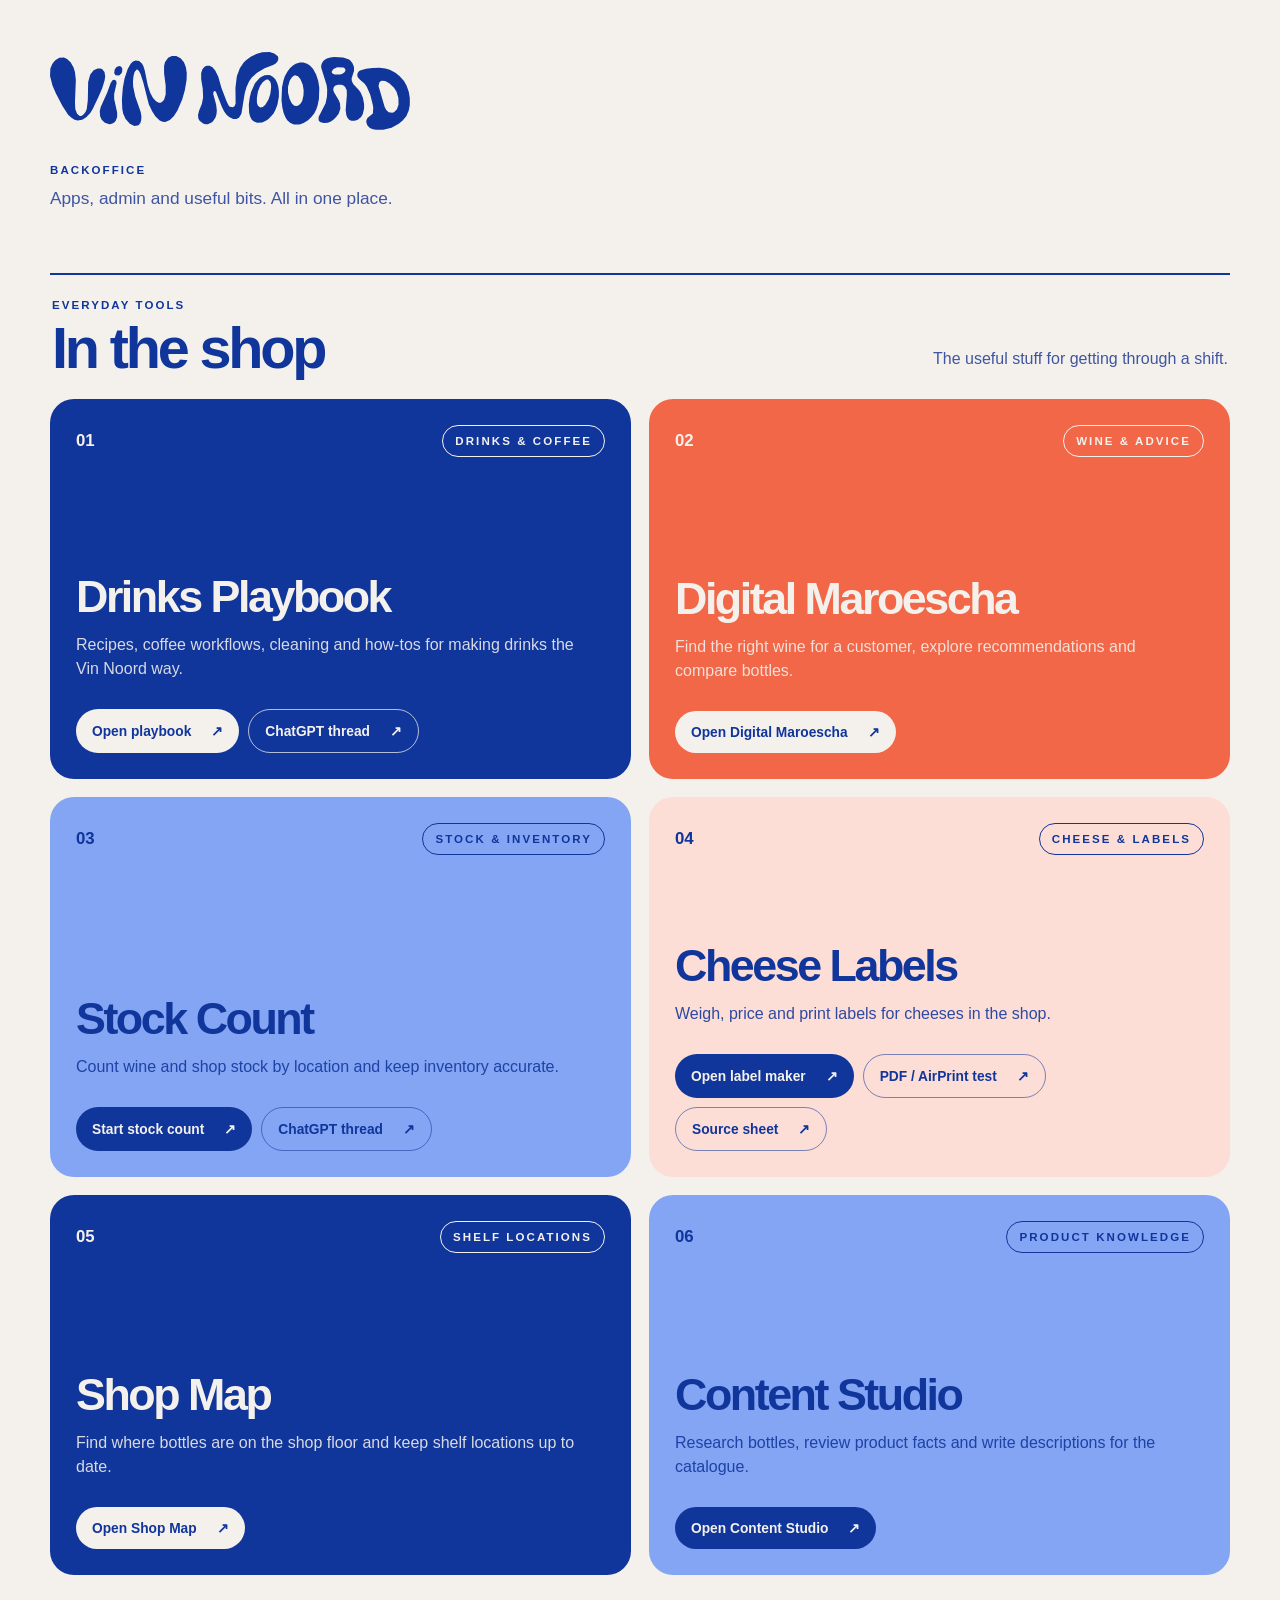
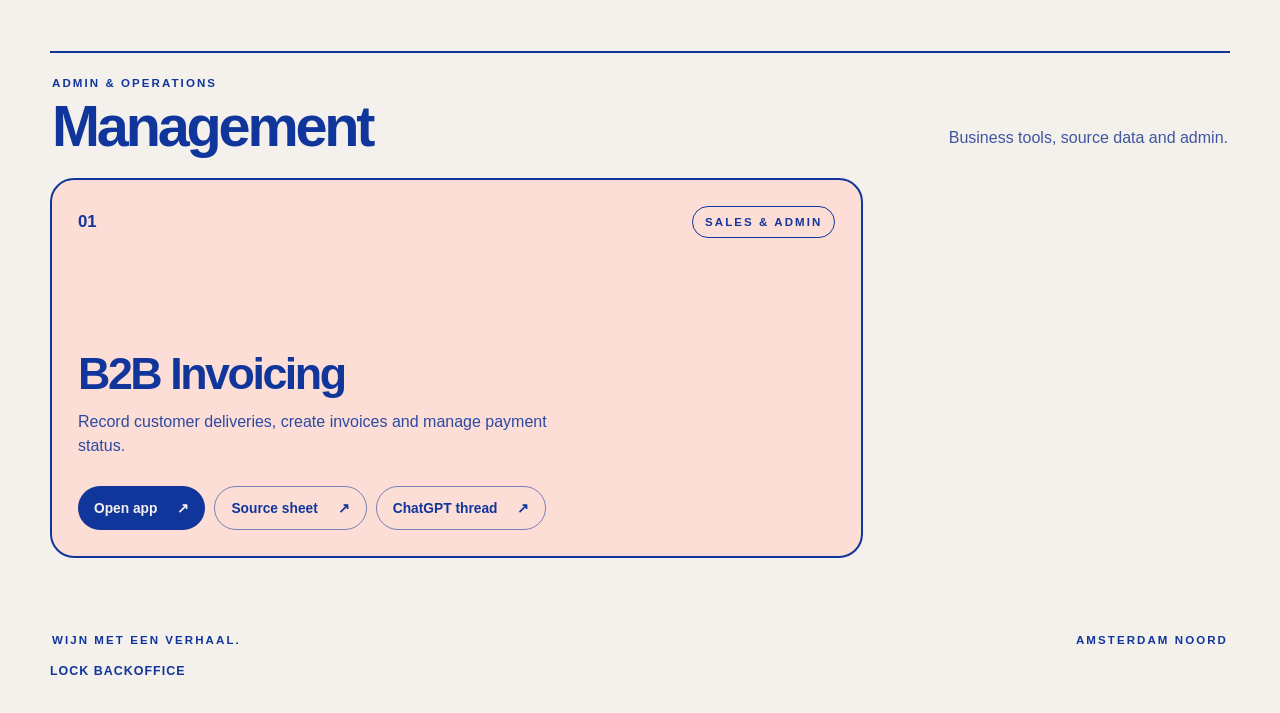
<file: index.html>
<!doctype html>
<html lang="en">
<head>
  <meta charset="utf-8">
  <meta name="viewport" content="width=device-width,initial-scale=1">
  <meta name="robots" content="noindex, nofollow, noarchive">
  <meta name="theme-color" content="#FDDED6">
  <link rel="icon" href="assets/favicon.svg" type="image/svg+xml">
  <title>Vin Noord Backoffice</title>
  <link rel="stylesheet" href="styles.css">
</head>
<body>
  <main class="shell">
    <header class="hero">
      <img class="brand-logo" src="assets/vin-noord-logo.svg" alt="Vin Noord">
      <div class="hero-copy">
        <span class="label">BACKOFFICE</span>
        <p>Apps, admin and useful bits. All in one place.</p>
      </div>
    </header>

    <section class="tool-section" aria-labelledby="shop-tools">
      <div class="section-heading">
        <div><span class="label">EVERYDAY TOOLS</span><h1 id="shop-tools">In the shop</h1></div>
        <p>The useful stuff for getting through a shift.</p>
      </div>
      <div class="grid shop-grid">
        <article class="card card-blue">
          <div class="card-top"><span class="number">01</span><span class="pill">DRINKS & COFFEE</span></div>
          <div class="card-copy"><h2>Drinks Playbook</h2><p>Recipes, coffee workflows, cleaning and how-tos for making drinks the Vin Noord way.</p></div>
          <div class="actions">
            <a class="primary" href="https://resplendent-nasturtium-fc4029.netlify.app/" target="_blank" rel="noopener">Open playbook <span>↗</span></a>
            <a class="secondary" href="https://chatgpt.com/share/6aba30b2-b2e0-83ed-a8b6-1af99a70e938" target="_blank" rel="noopener">ChatGPT thread <span>↗</span></a>
          </div>
        </article>

        <article class="card card-coral">
          <div class="card-top"><span class="number">02</span><span class="pill">WINE & ADVICE</span></div>
          <div class="card-copy"><h2>Digital Maroescha</h2><p>Find the right wine for a customer, explore recommendations and compare bottles.</p></div>
          <div class="actions">
            <a class="primary" href="https://vin-noord-maroescha.netlify.app/" target="_blank" rel="noopener">Open Digital Maroescha <span>↗</span></a>
          </div>
        </article>

        <article class="card card-periwinkle">
          <div class="card-top"><span class="number">03</span><span class="pill">STOCK & INVENTORY</span></div>
          <div class="card-copy"><h2>Stock Count</h2><p>Count wine and shop stock by location and keep inventory accurate.</p></div>
          <div class="actions">
            <a class="primary" href="https://script.google.com/macros/s/AKfycbxdPBJAhFVlSc1p0FNCPicUNtVmVqih6IZV1fXNxYUDEgePugCFN0uRryBDVyl5v9CV_A/exec" target="_blank" rel="noopener">Start stock count <span>↗</span></a>
            <a class="secondary" href="https://chatgpt.com/share/6aba34ac-9d00-83eb-9a00-1f8faf6186e4" target="_blank" rel="noopener">ChatGPT thread <span>↗</span></a>
          </div>
        </article>
        <article class="card card-cheese">
          <div class="card-top"><span class="number">04</span><span class="pill">CHEESE & LABELS</span></div>
          <div class="card-copy"><h2>Cheese Labels</h2><p>Weigh, price and print labels for cheeses in the shop.</p></div>
          <div class="actions">
            <a class="primary" href="/cheese-labels/">Open label maker <span>↗</span></a>
            <a class="secondary" href="/cheese-labels/pdf-test.html">PDF / AirPrint test <span>↗</span></a>
            <a class="secondary" href="https://docs.google.com/spreadsheets/d/1U--1afVsPPZx9MV5Zy-izCwPfdF30dQRYu8x21W-i8w/edit?usp=sharing" target="_blank" rel="noopener">Source sheet <span>↗</span></a>
          </div>
        </article>
        <article class="card card-blue">
          <div class="card-top"><span class="number">05</span><span class="pill">SHELF LOCATIONS</span></div>
          <div class="card-copy"><h2>Shop Map</h2><p>Find where bottles are on the shop floor and keep shelf locations up to date.</p></div>
          <div class="actions">
            <a class="primary" href="https://vin-noord-shop-map.netlify.app/" target="_blank" rel="noopener">Open Shop Map <span>↗</span></a>
          </div>
        </article>
        <article class="card card-periwinkle">
          <div class="card-top"><span class="number">06</span><span class="pill">PRODUCT KNOWLEDGE</span></div>
          <div class="card-copy"><h2>Content Studio</h2><p>Research bottles, review product facts and write descriptions for the catalogue.</p></div>
          <div class="actions">
            <a class="primary" href="https://vin-noord-bottle-match.netlify.app/" target="_blank" rel="noopener">Open Content Studio <span>↗</span></a>
          </div>
        </article>
      </div>
    </section>

    <section class="tool-section management" aria-labelledby="management-tools">
      <div class="section-heading">
        <div><span class="label">ADMIN & OPERATIONS</span><h1 id="management-tools">Management</h1></div>
        <p>Business tools, source data and admin.</p>
      </div>
      <div class="grid management-grid">
        <article class="card card-management">
          <div class="card-top"><span class="number">01</span><span class="pill">SALES & ADMIN</span></div>
          <div class="card-copy"><h2>B2B Invoicing</h2><p>Record customer deliveries, create invoices and manage payment status.</p></div>
          <div class="actions">
            <a class="primary" href="https://script.google.com/macros/s/AKfycbwY3WLxKsxCX86ZLF-C0Srq-th3guRjY4nygIc6OgKW6YLveofVoW4do_-ZGb-1ysj7AA/exec" target="_blank" rel="noopener">Open app <span>↗</span></a>
            <a class="secondary" href="https://docs.google.com/spreadsheets/d/1OdXmuQNm9rqwJUsSbO5v_QwX5mswRm7WJaR0zlnI8bQ/edit" target="_blank" rel="noopener">Source sheet <span>↗</span></a>
            <a class="secondary" href="https://chatgpt.com/share/6aba2229-1ff8-83eb-b846-21589f380f6d" target="_blank" rel="noopener">ChatGPT thread <span>↗</span></a>
          </div>
        </article>
      </div>
    </section>

    <footer><span>WIJN MET EEN VERHAAL.</span><span>AMSTERDAM NOORD</span></footer>
    <a class="lock-link" href="/__lock">Lock backoffice</a>
  </main>
</body>
</html>
</file>
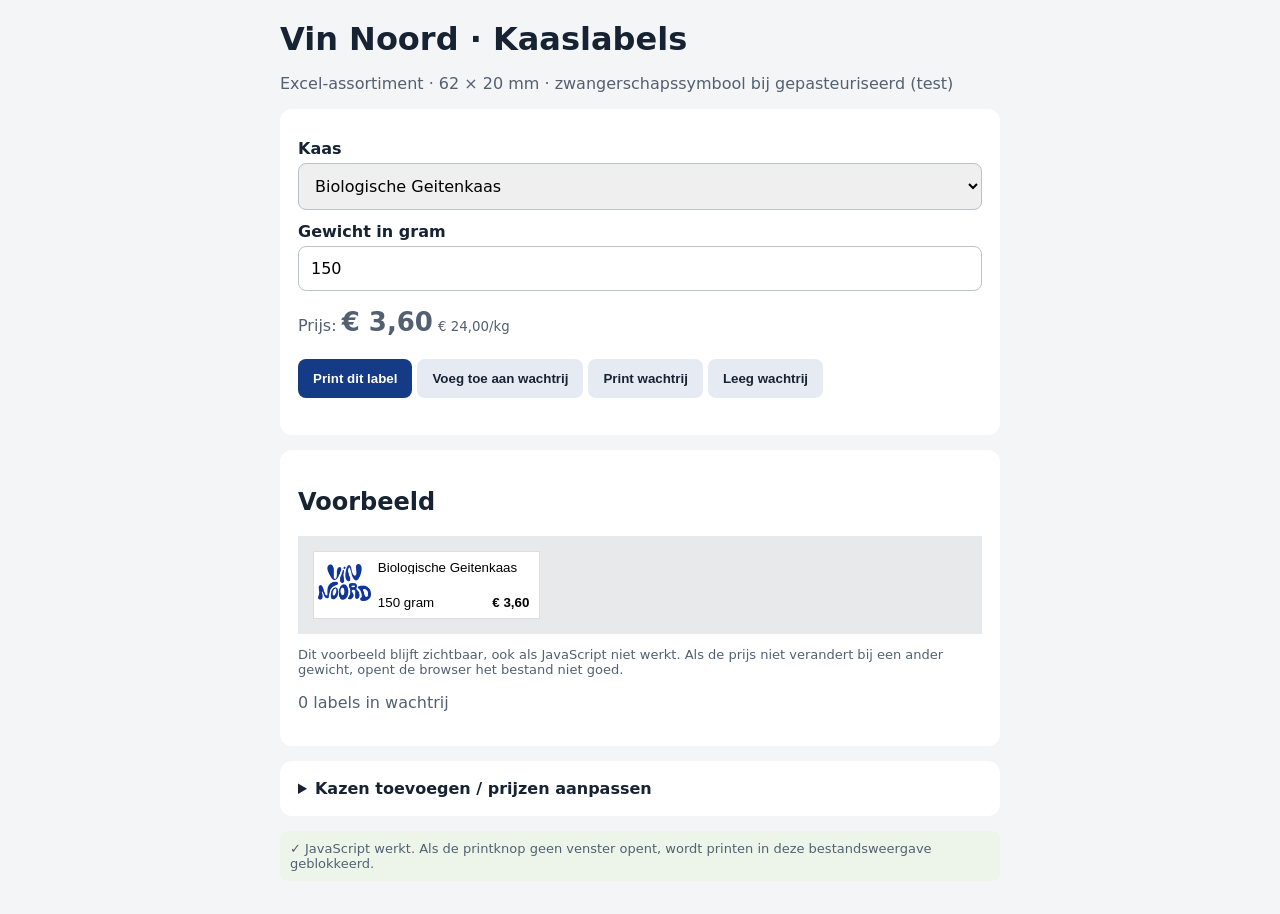
<file: cheese-labels/index.html>
<!doctype html><html lang="nl"><head><meta charset="utf-8"><meta name="viewport" content="width=device-width,initial-scale=1"><title>Vin Noord | Kaaslabels</title><style>
*{box-sizing:border-box}body{font-family:system-ui,Arial,sans-serif;background:#f4f5f7;color:#172333;margin:0}.main{max-width:760px;margin:auto;padding:20px}section{background:white;border-radius:12px;padding:18px;margin:15px 0}h1{margin:0}p{color:#536071}label{display:block;margin:12px 0 5px;font-weight:600}input,select{padding:12px;width:100%;border:1px solid #bac2ca;border-radius:8px;font:inherit}button{padding:12px 15px;border:0;border-radius:8px;background:#153a86;color:white;font-weight:700;cursor:pointer;margin:6px 5px 6px 0}.secondary{background:#e6eaf3;color:#172333}.row{display:grid;grid-template-columns:1fr 1fr;gap:12px}.hint{font-size:13px}.status{font-size:13px;background:#edf5eb;padding:10px;border-radius:8px}.label-wrap{overflow:auto;background:#e7e9eb;padding:15px}.sticker{width:60mm;height:18mm;background:white;border:1px solid #ddd;color:black;display:flex;align-items:center;gap:1.2mm;padding:1.4mm 1.6mm;overflow:hidden;font-family:Arial,sans-serif}.logo{width:13mm;flex:none}.logo img{width:100%;max-height:15mm;object-fit:contain}.detail{min-width:0;flex:1;height:100%;display:flex;flex-direction:column;justify-content:center;gap:2mm}.name{font-weight:bold;font-size:8pt;line-height:1.12;text-align:center;overflow-wrap:anywhere}.bottom{display:flex;justify-content:space-between;align-items:center;gap:1.5mm;padding:0 1mm}.weight{font-size:7pt}.amount{font-size:11pt;font-weight:bold}.safe{height:0;display:flex;justify-content:flex-end}.safe img{height:3mm;width:4mm;object-fit:contain}.price{font-size:26px;font-weight:800}.check{width:auto}#printzone{display:none}#message{font-size:13px}
@page{size:62mm 20mm;margin:0}
@media print{
  @page{size:62mm 20mm;margin:0}
  html,body{width:61mm!important;height:19mm!important;margin:0!important;padding:0!important;background:white!important;overflow:visible!important}
  .main{display:none!important}
  #printzone{display:block!important;position:fixed!important;left:1mm!important;top:1mm!important;width:60mm!important;height:18mm!important;margin:0!important;padding:0!important;overflow:hidden!important}
  #printzone .sticker{width:60mm!important;height:18mm!important;margin:0!important;border:0!important;break-after:avoid!important;page-break-after:avoid!important;break-inside:avoid!important;page-break-inside:avoid!important}
}

/* Opmaak naar aangeleverd P-touch voorbeeld: 62 × 20 mm. */
.sticker{gap:1.8mm;padding:1.2mm 2.1mm 1.2mm 1.1mm;font-family:"Proxima Nova","ProximaNova",Arial,sans-serif;align-items:center}
.logo{width:14mm;align-self:center}
.logo img{max-height:16mm}
.detail{height:100%;justify-content:space-between;gap:0;padding:3.2mm 0 2.2mm 0}
.name{font-family:"Proxima Nova","ProximaNova",Arial,sans-serif;font-size:11pt;font-weight:400;line-height:1;white-space:nowrap;text-align:left;overflow:hidden;text-overflow:clip}
.bottom{padding:0 0.6mm 0 0;gap:1mm;align-items:baseline}
.weight{font-family:"Proxima Nova","ProximaNova",Arial,sans-serif;font-size:10pt;line-height:1;white-space:nowrap}
.amount{font-family:"Proxima Nova","ProximaNova",Arial,sans-serif;font-size:10pt;font-weight:700;line-height:1;white-space:nowrap}
.safe{position:absolute;right:1.5mm;top:1mm;height:3mm}
.detail{position:relative}
@media print{#printzone .sticker{width:60mm!important;height:18mm!important}}

/* Zwangerschapsbadge tussen gewicht en prijs */
.sticker .bottom{display:flex;align-items:center;justify-content:space-between;width:100%;min-width:0}
.sticker .bottom .safe{position:static!important;right:auto!important;top:auto!important;display:flex;align-items:center;justify-content:center;flex:1 1 auto;min-width:0;height:7mm!important;max-height:7mm}
.sticker .bottom .safe img{height:6.8mm!important;width:6.8mm!important;object-fit:contain}
.sticker .bottom .weight{flex:0 0 auto}
.sticker .bottom .amount{flex:0 0 auto;margin-left:auto}

/* Layoutfix: tekst mag nooit onder het zwangerschapssymbool schuiven. */
.sticker .detail{min-width:0;overflow:hidden}
.sticker .bottom{display:grid!important;grid-template-columns:minmax(0,1fr) 5.4mm auto!important;column-gap:0.7mm!important;align-items:center!important;justify-content:initial!important;padding:0 0.4mm 0 0!important;min-width:0!important;width:100%!important}
.sticker .bottom .weight{grid-column:1;min-width:0;white-space:nowrap;font-size:10pt;overflow:visible}
.sticker .bottom .safe{grid-column:2;display:flex!important;align-items:center!important;justify-content:center!important;width:5.4mm!important;min-width:5.4mm!important;max-width:5.4mm!important;height:5.4mm!important;max-height:5.4mm!important;flex:none!important}
.sticker .bottom .safe img{width:5.3mm!important;height:5.3mm!important;object-fit:contain}
.sticker .bottom .amount{grid-column:3;white-space:nowrap;font-size:10pt;margin:0!important;min-width:0}
.sticker .name{min-width:0;max-width:100%;text-overflow:clip;overflow:hidden}
.sticker .bottom:not(:has(.safe img)){grid-template-columns:minmax(0,1fr) 0mm auto!important}
/* Longer names are allowed two readable lines above the weight/price row. */
.sticker .detail{padding:1.5mm 0 1.4mm 0!important;justify-content:space-between!important;gap:0!important}
.sticker .name{white-space:normal;line-height:1.05;max-height:9mm;overflow:hidden;overflow-wrap:normal;word-break:normal}
.sticker .bottom{flex-shrink:0!important}
/* Meer lucht tussen de kaasnaam en de onderste regel. */
.sticker .detail{padding-top:1.1mm!important;padding-bottom:0.35mm!important;}
.sticker .bottom{position:relative;top:0.25mm;}
</style></head><body><div class="main"><h1>Vin Noord · Kaaslabels</h1><p>Excel-assortiment · 62 × 20 mm · zwangerschapssymbool bij gepasteuriseerd (test)</p><section><label for="cheese">Kaas</label><select id="cheese"><option>Délice de Bourgogne</option><option>Morbier Fermier AOP</option></select><label for="grams">Gewicht in gram</label><input id="grams" type="number" min="1" value="150" inputmode="decimal"><p>Prijs: <span class="price" id="price">€ 3,98</span> <small id="kg">€ 26,50/kg</small></p><button id="print" type="button">Print dit label</button><button id="add" class="secondary" type="button">Voeg toe aan wachtrij</button><button id="printall" class="secondary" type="button">Print wachtrij</button><button id="clear" class="secondary" type="button">Leeg wachtrij</button><p id="message" aria-live="polite"></p></section><section><h2>Voorbeeld</h2><div class="label-wrap"><div id="preview" class="sticker"><div class="logo"><img src="[data-uri]" alt="Vin Noord"></div><div class="detail"><div class="name" id="previewname">Délice de Bourgogne</div><div class="safe" id="previewsafe"></div><div class="bottom"><span class="weight" id="previewgrams">150 gram</span><span class="amount" id="previewprice">€ 3,98</span></div></div></div></div><p class="hint">Dit voorbeeld blijft zichtbaar, ook als JavaScript niet werkt. Als de prijs niet verandert bij een ander gewicht, opent de browser het bestand niet goed.</p><p id="queuecount">0 labels in wachtrij</p></section><section><details><summary><strong>Kazen toevoegen / prijzen aanpassen</strong></summary><label for="newname">Kaasnaam</label><input id="newname" placeholder="Bijv. Comté 18 maanden"><label for="newkg">Kiloprijs (€)</label><input id="newkg" type="number" step="0.01" min="0" placeholder="29.95"><label><input id="newsafe" class="check" type="checkbox"> Zwangerschapslabel tonen (handmatig aanvinken na controle)</label><button id="save" type="button">Kaas opslaan</button><button id="remove" class="secondary" type="button">Geselecteerde kaas verwijderen</button><p class="hint">Alle kazen en kiloprijzen zijn uit het Excel-bestand overgenomen. De kolom gepasteuriseerd is niet automatisch gelijkgesteld aan zwangerschapsveiligheid. Vink het symbool per kaas zelf aan na controle. Opslaan gebeurt voorlopig lokaal op dit apparaat. Bij openen als gedownload bestand kan dat worden geblokkeerd. Later koppelen we Google Sheets.</p></details></section><p class="status" id="diagnostic">Controle: JavaScript is nog niet gestart. Open dit bestand in een gewone browser, niet in een bestandsvoorvertoning.</p></div><div id="printzone"></div><script>
(function(){'use strict';
var logo='[data-uri]',preg='[data-uri]';
var defaults=[{"name":"Biologische Geitenkaas","kg":24.0,"pasteurized":false,"safe":false},{"name":"Blue Tonka","kg":39.5,"pasteurized":true,"safe":true},{"name":"Boeren Truffelkaas","kg":24.5,"pasteurized":false,"safe":false},{"name":"Brie de Meaux AOC","kg":25.0,"pasteurized":false,"safe":false},{"name":"Comté 18 mnd gerijpt AOC","kg":28.5,"pasteurized":false,"safe":false},{"name":"Coulommiers ALC","kg":25.0,"pasteurized":false,"safe":false},{"name":"Delice de Bourgogne","kg":26.5,"pasteurized":true,"safe":true},{"name":"Epoisses fermier AOP","kg":31.5,"pasteurized":true,"safe":true},{"name":"Fourme d'Ambert","kg":26.0,"pasteurized":true,"safe":true},{"name":"Gorgonzola Dolce DOP","kg":28.5,"pasteurized":true,"safe":true},{"name":"Goudse Oude Kaas black label","kg":15.5,"pasteurized":false,"safe":false},{"name":"Kinderdijk biologisch Belegen","kg":17.9,"pasteurized":false,"safe":false},{"name":"Komijn Belegen","kg":12.5,"pasteurized":false,"safe":false},{"name":"Lacaune Schapenkaas","kg":37.5,"pasteurized":false,"safe":false},{"name":"Manchego 10-12 mnd gerijpt","kg":29.9,"pasteurized":false,"safe":false},{"name":"Morbier Fermier AOP","kg":24.0,"pasteurized":false,"safe":false},{"name":"Oudwijker Colosso","kg":42.0,"pasteurized":false,"safe":false},{"name":"Oudwijker Stella","kg":36.0,"pasteurized":false,"safe":false},{"name":"Parmigiano Reggiano DOP 18 mnd","kg":29.5,"pasteurized":false,"safe":false},{"name":"Pecorino Giglio del Campidano","kg":55.9,"pasteurized":false,"safe":false},{"name":"Reblochon de Savoie AOC","kg":27.0,"pasteurized":false,"safe":false},{"name":"Roquefort AOP","kg":30.0,"pasteurized":true,"safe":true},{"name":"Seizoenskaas jong belegen","kg":15.3,"pasteurized":false,"safe":false},{"name":"Skeapsbloem","kg":53.0,"pasteurized":false,"safe":false},{"name":"Skeapsrond","kg":62.5,"pasteurized":false,"safe":false},{"name":"Taleggio DOP","kg":23.5,"pasteurized":true,"safe":true},{"name":"Tomme de Savoie AOC fermier","kg":25.0,"pasteurized":false,"safe":false},{"name":"Tynjetaler","kg":16.0,"pasteurized":true,"safe":true},{"name":"Vijgentaart","kg":29.5,"pasteurized":false,"safe":false}];
var products=defaults.slice(),queue=[];
function el(id){return document.getElementById(id)}
function money(n){return new Intl.NumberFormat('nl-NL',{style:'currency',currency:'EUR'}).format(n)}
function escapeHTML(s){return String(s).replace(/[&<>"']/g,function(c){return {'&':'&amp;','<':'&lt;','>':'&gt;','"':'&quot;',"'":'&#39;'}[c]})}
function load(){try{var saved=JSON.parse(localStorage.getItem('vinnoord-kaaslabels-excel-v2'));if(Array.isArray(saved)&&saved.length){products=saved;return;}var old=JSON.parse(localStorage.getItem('vinnoord-kaaslabels-excel-v1'));if(Array.isArray(old)&&old.length){products=old.map(function(p){return Object.assign({},p,{safe:!!p.pasteurized});});}}catch(e){}}
function persist(){try{localStorage.setItem('vinnoord-kaaslabels-excel-v2',JSON.stringify(products));return true}catch(e){el('message').textContent='Opslaan wordt in deze weergave geblokkeerd. Zet de pagina op backoffice.vin-noord.nl voor betrouwbaar opslaan.';return false}}
function chosen(){return products.find(function(p){return p.name===el('cheese').value})||products[0]}
function data(){var p=chosen(),g=Number(el('grams').value);return {name:p.name,kg:p.kg,safe:p.safe,g:g,price:Math.round(g*p.kg/10)/100}}
function sticker(d){return '<div class="sticker"><div class="logo"><img alt="Vin Noord" src="'+logo+'"></div><div class="detail"><div class="name">'+escapeHTML(d.name)+'</div><div class="bottom"><span class="weight">'+d.g+' gram</span><span class="safe">'+(d.safe?'<img alt="Zwangerschap" src="'+preg+'">':'')+'</span><span class="amount">'+money(d.price)+'</span></div></div></div>'}
function fitNames(root){
  var nodes=root.querySelectorAll('.name');
  for(var i=0;i<nodes.length;i++){
    var n=nodes[i];
    n.style.fontSize='11pt';
    n.style.whiteSpace='nowrap';
    n.style.lineHeight='1.05';
    n.style.maxHeight='none';
    n.style.overflow='hidden';
    // Keep short names at 12 pt; use two lines for longer names.
    if(n.scrollWidth>n.clientWidth-1){
      n.style.whiteSpace='normal';
      n.style.overflowWrap='normal';
      n.style.wordBreak='normal';
      var size=10;
      n.style.fontSize=size+'pt';
      n.style.maxHeight='9mm';
      while(size>9 && n.scrollHeight>n.clientHeight+1){
        size-=0.25;
        n.style.fontSize=size+'pt';
      }
    }
  }
}
function fitBottom(root){
  var bottoms=root.querySelectorAll('.bottom');
  for(var i=0;i<bottoms.length;i++){
    var b=bottoms[i],w=b.querySelector('.weight'),a=b.querySelector('.amount'),safe=b.querySelector('.safe');
    if(!w||!a)continue;
    var hasBadge=!!(safe&&safe.querySelector('img'));
    b.style.gridTemplateColumns=hasBadge?'minmax(0,1fr) 5.4mm auto':'minmax(0,1fr) 0mm auto';
    var available=b.clientWidth-(hasBadge?21:4); // badge en tussenruimte, in px
    var canvas=document.createElement('canvas'),ctx=canvas.getContext('2d');
    var family=getComputedStyle(w).fontFamily, priceFamily=getComputedStyle(a).fontFamily;
    var pt=10;
    while(pt>7.5){
      ctx.font=pt+'pt '+family;var ww=ctx.measureText(w.textContent).width;
      ctx.font='700 '+pt+'pt '+priceFamily;var aw=ctx.measureText(a.textContent).width;
      if(ww+aw<=available-3)break;
      pt-=0.25;
    }
    w.style.fontSize=pt+'pt';a.style.fontSize=pt+'pt';
  }
}
function update(){var d=data();el('price').textContent=money(d.price);el('kg').textContent=money(d.kg)+'/kg';el('previewname').textContent=d.name;el('previewgrams').textContent=d.g+' gram';el('previewprice').textContent=money(d.price);el('previewsafe').innerHTML=d.safe?'<img alt="Zwangerschap" src="'+preg+'">':'';fitNames(el('preview'));fitBottom(el('preview'))}
function populate(name){el('cheese').innerHTML='';products.forEach(function(p){var opt=document.createElement('option');opt.value=p.name;opt.textContent=p.name;el('cheese').appendChild(opt)});if(name)el('cheese').value=name;update()}
function editfields(){var p=chosen();el('newname').value=p.name;el('newkg').value=p.kg;el('newsafe').checked=!!p.safe}
function valid(){var d=data();if(!Number.isFinite(d.g)||d.g<=0){alert('Vul een geldig gewicht in.');return null}return d}
function print(items){el('printzone').innerHTML=items.map(sticker).join('');el('printzone').style.display='block';el('printzone').style.position='absolute';el('printzone').style.left='-9999px';fitNames(el('printzone'));fitBottom(el('printzone'));el('printzone').style.display='';el('printzone').style.position='';el('printzone').style.left='';el('message').textContent='Printvenster aangevraagd. Als er niets verschijnt, open deze pagina rechtstreeks in Safari of Chrome (liefst via jullie backoffice-website).';window.print()}
var pvSafe=el('previewsafe');if(pvSafe&&pvSafe.parentElement){var bt=el('preview').querySelector('.bottom');if(bt)bt.insertBefore(pvSafe,bt.querySelector('.amount'));}load();populate();editfields();el('diagnostic').textContent='✓ JavaScript werkt. Als de printknop geen venster opent, wordt printen in deze bestandsweergave geblokkeerd.';
el('cheese').addEventListener('change',function(){update();editfields()});el('grams').addEventListener('input',update);
el('print').addEventListener('click',function(){var d=valid();if(d)print([d])});
el('add').addEventListener('click',function(){var d=valid();if(d){queue.push(d);el('queuecount').textContent=queue.length+' labels in wachtrij'}});
el('printall').addEventListener('click',function(){alert('Meerdere labels tegelijk printen testen we later. Print voorlopig één label per keer om extra lege stickers te voorkomen.')});
el('clear').addEventListener('click',function(){queue=[];el('queuecount').textContent='0 labels in wachtrij'});
el('save').addEventListener('click',function(){var name=el('newname').value.trim(),kg=Number(el('newkg').value);if(!name||!Number.isFinite(kg)||kg<=0){alert('Vul een kaasnaam en geldige kiloprijs in.');return}var p={name:name,kg:kg,safe:el('newsafe').checked},i=products.findIndex(function(x){return x.name.toLowerCase()===name.toLowerCase()});if(i>=0)products[i]=p;else products.push(p);persist();populate(name);editfields()});
el('remove').addEventListener('click',function(){if(products.length<=1)return alert('Minstens één kaas vereist');if(!confirm('Deze kaas verwijderen?'))return;products=products.filter(function(x){return x.name!==el('cheese').value});persist();populate();editfields()});
})();
</script></body></html>
</file>
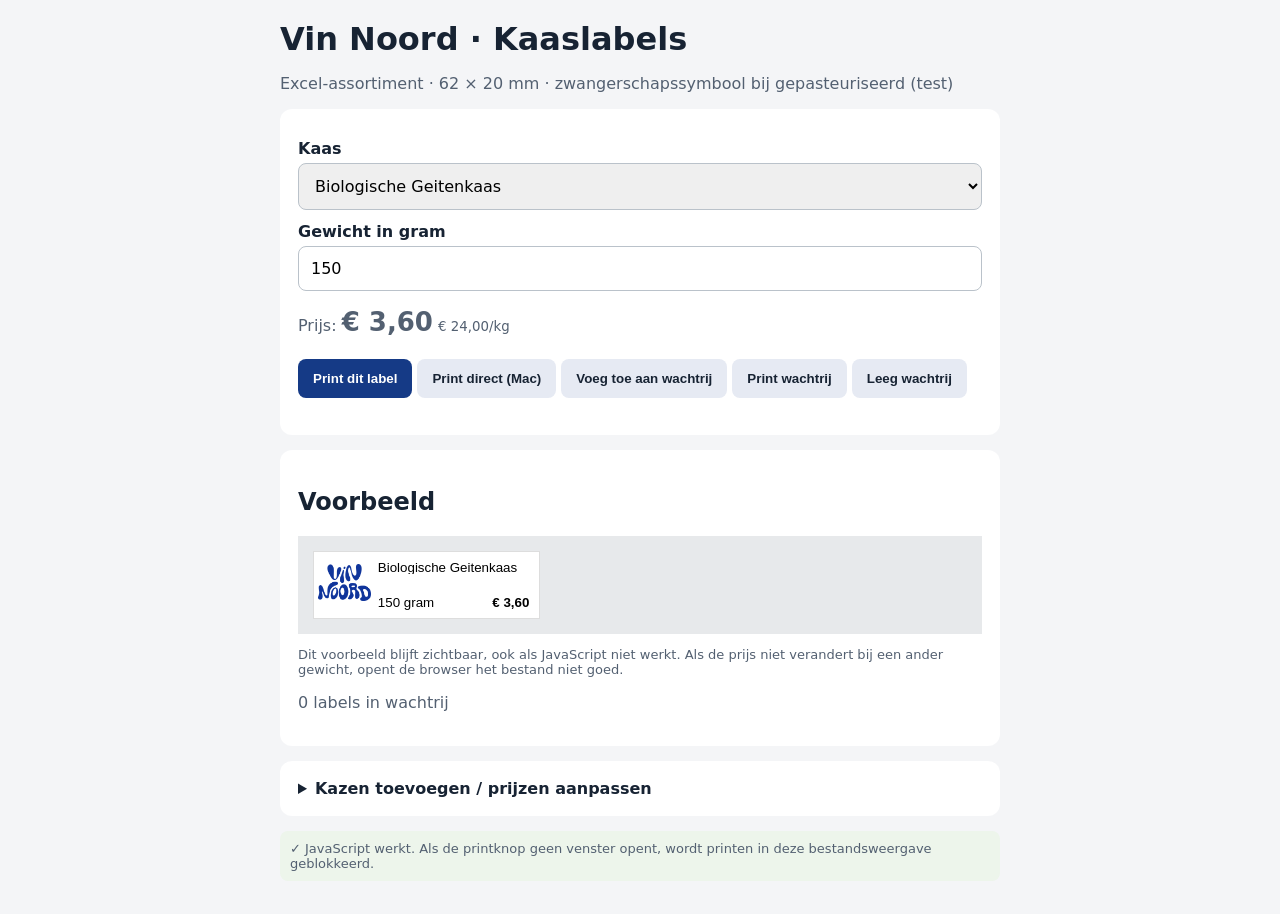
<file: cheese-labels/pdf-test.html>
<!doctype html><html lang="nl"><head><meta charset="utf-8"><meta name="viewport" content="width=device-width,initial-scale=1"><title>Vin Noord | Kaaslabels</title><style>
*{box-sizing:border-box}body{font-family:system-ui,Arial,sans-serif;background:#f4f5f7;color:#172333;margin:0}.main{max-width:760px;margin:auto;padding:20px}section{background:white;border-radius:12px;padding:18px;margin:15px 0}h1{margin:0}p{color:#536071}label{display:block;margin:12px 0 5px;font-weight:600}input,select{padding:12px;width:100%;border:1px solid #bac2ca;border-radius:8px;font:inherit}button{padding:12px 15px;border:0;border-radius:8px;background:#153a86;color:white;font-weight:700;cursor:pointer;margin:6px 5px 6px 0}.secondary{background:#e6eaf3;color:#172333}.row{display:grid;grid-template-columns:1fr 1fr;gap:12px}.hint{font-size:13px}.status{font-size:13px;background:#edf5eb;padding:10px;border-radius:8px}.label-wrap{overflow:auto;background:#e7e9eb;padding:15px}.sticker{width:60mm;height:18mm;background:white;border:1px solid #ddd;color:black;display:flex;align-items:center;gap:1.2mm;padding:1.4mm 1.6mm;overflow:hidden;font-family:Arial,sans-serif}.logo{width:13mm;flex:none}.logo img{width:100%;max-height:15mm;object-fit:contain}.detail{min-width:0;flex:1;height:100%;display:flex;flex-direction:column;justify-content:center;gap:2mm}.name{font-weight:bold;font-size:8pt;line-height:1.12;text-align:center;overflow-wrap:anywhere}.bottom{display:flex;justify-content:space-between;align-items:center;gap:1.5mm;padding:0 1mm}.weight{font-size:7pt}.amount{font-size:11pt;font-weight:bold}.safe{height:0;display:flex;justify-content:flex-end}.safe img{height:3mm;width:4mm;object-fit:contain}.price{font-size:26px;font-weight:800}.check{width:auto}#printzone{display:none}#message{font-size:13px}
@page{size:62mm 20mm;margin:0}
@media print{
  @page{size:62mm 20mm;margin:0}
  html,body{width:61mm!important;height:19mm!important;margin:0!important;padding:0!important;background:white!important;overflow:visible!important}
  .main{display:none!important}
  #printzone{display:block!important;position:fixed!important;left:1mm!important;top:1mm!important;width:60mm!important;height:18mm!important;margin:0!important;padding:0!important;overflow:hidden!important}
  #printzone .sticker{width:60mm!important;height:18mm!important;margin:0!important;border:0!important;break-after:avoid!important;page-break-after:avoid!important;break-inside:avoid!important;page-break-inside:avoid!important}
}

/* Opmaak naar aangeleverd P-touch voorbeeld: 62 × 20 mm. */
.sticker{gap:1.8mm;padding:1.2mm 2.1mm 1.2mm 1.1mm;font-family:"Proxima Nova","ProximaNova",Arial,sans-serif;align-items:center}
.logo{width:14mm;align-self:center}
.logo img{max-height:16mm}
.detail{height:100%;justify-content:space-between;gap:0;padding:3.2mm 0 2.2mm 0}
.name{font-family:"Proxima Nova","ProximaNova",Arial,sans-serif;font-size:11pt;font-weight:400;line-height:1;white-space:nowrap;text-align:left;overflow:hidden;text-overflow:clip}
.bottom{padding:0 0.6mm 0 0;gap:1mm;align-items:baseline}
.weight{font-family:"Proxima Nova","ProximaNova",Arial,sans-serif;font-size:10pt;line-height:1;white-space:nowrap}
.amount{font-family:"Proxima Nova","ProximaNova",Arial,sans-serif;font-size:10pt;font-weight:700;line-height:1;white-space:nowrap}
.safe{position:absolute;right:1.5mm;top:1mm;height:3mm}
.detail{position:relative}
@media print{#printzone .sticker{width:60mm!important;height:18mm!important}}

/* Zwangerschapsbadge tussen gewicht en prijs */
.sticker .bottom{display:flex;align-items:center;justify-content:space-between;width:100%;min-width:0}
.sticker .bottom .safe{position:static!important;right:auto!important;top:auto!important;display:flex;align-items:center;justify-content:center;flex:1 1 auto;min-width:0;height:7mm!important;max-height:7mm}
.sticker .bottom .safe img{height:6.8mm!important;width:6.8mm!important;object-fit:contain}
.sticker .bottom .weight{flex:0 0 auto}
.sticker .bottom .amount{flex:0 0 auto;margin-left:auto}

/* Layoutfix: tekst mag nooit onder het zwangerschapssymbool schuiven. */
.sticker .detail{min-width:0;overflow:hidden}
.sticker .bottom{display:grid!important;grid-template-columns:minmax(0,1fr) 5.4mm auto!important;column-gap:0.7mm!important;align-items:center!important;justify-content:initial!important;padding:0 0.4mm 0 0!important;min-width:0!important;width:100%!important}
.sticker .bottom .weight{grid-column:1;min-width:0;white-space:nowrap;font-size:10pt;overflow:visible}
.sticker .bottom .safe{grid-column:2;display:flex!important;align-items:center!important;justify-content:center!important;width:5.4mm!important;min-width:5.4mm!important;max-width:5.4mm!important;height:5.4mm!important;max-height:5.4mm!important;flex:none!important}
.sticker .bottom .safe img{width:5.3mm!important;height:5.3mm!important;object-fit:contain}
.sticker .bottom .amount{grid-column:3;white-space:nowrap;font-size:10pt;margin:0!important;min-width:0}
.sticker .name{min-width:0;max-width:100%;text-overflow:clip;overflow:hidden}
.sticker .bottom:not(:has(.safe img)){grid-template-columns:minmax(0,1fr) 0mm auto!important}
/* Longer names are allowed two readable lines above the weight/price row. */
.sticker .detail{padding:1.5mm 0 1.4mm 0!important;justify-content:space-between!important;gap:0!important}
.sticker .name{white-space:normal;line-height:1.05;max-height:9mm;overflow:hidden;overflow-wrap:normal;word-break:normal}
.sticker .bottom{flex-shrink:0!important}
/* Meer lucht tussen de kaasnaam en de onderste regel. */
.sticker .detail{padding-top:1.1mm!important;padding-bottom:0.35mm!important;}
.sticker .bottom{position:relative;top:0.25mm;}
#pdfPanel[hidden]{display:none}#pdfPanel iframe{display:block;width:100%;height:130px;border:1px solid #ddd;background:white} @media print{#pdfPanel{display:none!important}}
</style></head><body><div class="main"><h1>Vin Noord · Kaaslabels</h1><p>Excel-assortiment · 62 × 20 mm · zwangerschapssymbool bij gepasteuriseerd (test)</p><section><label for="cheese">Kaas</label><select id="cheese"><option>Délice de Bourgogne</option><option>Morbier Fermier AOP</option></select><label for="grams">Gewicht in gram</label><input id="grams" type="number" min="1" value="150" inputmode="decimal"><p>Prijs: <span class="price" id="price">€ 3,98</span> <small id="kg">€ 26,50/kg</small></p><button id="print" type="button">Print dit label</button><button id="direct" class="secondary" type="button">Print direct (Mac)</button><a id="pdfFallback" hidden target="_blank" rel="noopener">Open PDF (reserve)</a><div id="pdfPanel" hidden><iframe id="pdfFrame" title="PDF-kaaslabel"></iframe><button id="retryPDF" type="button" class="secondary">Print PDF opnieuw</button><button id="closePDF" type="button" class="secondary">Sluit voorbeeld</button></div><button id="add" class="secondary" type="button">Voeg toe aan wachtrij</button><button id="printall" class="secondary" type="button">Print wachtrij</button><button id="clear" class="secondary" type="button">Leeg wachtrij</button><p id="message" aria-live="polite"></p></section><section><h2>Voorbeeld</h2><div class="label-wrap"><div id="preview" class="sticker"><div class="logo"><img src="[data-uri]" alt="Vin Noord"></div><div class="detail"><div class="name" id="previewname">Délice de Bourgogne</div><div class="safe" id="previewsafe"></div><div class="bottom"><span class="weight" id="previewgrams">150 gram</span><span class="amount" id="previewprice">€ 3,98</span></div></div></div></div><p class="hint">Dit voorbeeld blijft zichtbaar, ook als JavaScript niet werkt. Als de prijs niet verandert bij een ander gewicht, opent de browser het bestand niet goed.</p><p id="queuecount">0 labels in wachtrij</p></section><section><details><summary><strong>Kazen toevoegen / prijzen aanpassen</strong></summary><label for="newname">Kaasnaam</label><input id="newname" placeholder="Bijv. Comté 18 maanden"><label for="newkg">Kiloprijs (€)</label><input id="newkg" type="number" step="0.01" min="0" placeholder="29.95"><label><input id="newsafe" class="check" type="checkbox"> Zwangerschapslabel tonen (handmatig aanvinken na controle)</label><button id="save" type="button">Kaas opslaan</button><button id="remove" class="secondary" type="button">Geselecteerde kaas verwijderen</button><p class="hint">Alle kazen en kiloprijzen zijn uit het Excel-bestand overgenomen. De kolom gepasteuriseerd is niet automatisch gelijkgesteld aan zwangerschapsveiligheid. Vink het symbool per kaas zelf aan na controle. Opslaan gebeurt voorlopig lokaal op dit apparaat. Bij openen als gedownload bestand kan dat worden geblokkeerd. Later koppelen we Google Sheets.</p></details></section><p class="status" id="diagnostic">Controle: JavaScript is nog niet gestart. Open dit bestand in een gewone browser, niet in een bestandsvoorvertoning.</p></div><div id="printzone"></div><script>
(function(){'use strict';
var logo='[data-uri]',preg='[data-uri]';
var defaults=[{"name":"Biologische Geitenkaas","kg":24.0,"pasteurized":false,"safe":false},{"name":"Blue Tonka","kg":39.5,"pasteurized":true,"safe":true},{"name":"Boeren Truffelkaas","kg":24.5,"pasteurized":false,"safe":false},{"name":"Brie de Meaux AOC","kg":25.0,"pasteurized":false,"safe":false},{"name":"Comté 18 mnd gerijpt AOC","kg":28.5,"pasteurized":false,"safe":false},{"name":"Coulommiers ALC","kg":25.0,"pasteurized":false,"safe":false},{"name":"Delice de Bourgogne","kg":26.5,"pasteurized":true,"safe":true},{"name":"Epoisses fermier AOP","kg":31.5,"pasteurized":true,"safe":true},{"name":"Fourme d'Ambert","kg":26.0,"pasteurized":true,"safe":true},{"name":"Gorgonzola Dolce DOP","kg":28.5,"pasteurized":true,"safe":true},{"name":"Goudse Oude Kaas black label","kg":15.5,"pasteurized":false,"safe":false},{"name":"Kinderdijk biologisch Belegen","kg":17.9,"pasteurized":false,"safe":false},{"name":"Komijn Belegen","kg":12.5,"pasteurized":false,"safe":false},{"name":"Lacaune Schapenkaas","kg":37.5,"pasteurized":false,"safe":false},{"name":"Manchego 10-12 mnd gerijpt","kg":29.9,"pasteurized":false,"safe":false},{"name":"Morbier Fermier AOP","kg":24.0,"pasteurized":false,"safe":false},{"name":"Oudwijker Colosso","kg":42.0,"pasteurized":false,"safe":false},{"name":"Oudwijker Stella","kg":36.0,"pasteurized":false,"safe":false},{"name":"Parmigiano Reggiano DOP 18 mnd","kg":29.5,"pasteurized":false,"safe":false},{"name":"Pecorino Giglio del Campidano","kg":55.9,"pasteurized":false,"safe":false},{"name":"Reblochon de Savoie AOC","kg":27.0,"pasteurized":false,"safe":false},{"name":"Roquefort AOP","kg":30.0,"pasteurized":true,"safe":true},{"name":"Seizoenskaas jong belegen","kg":15.3,"pasteurized":false,"safe":false},{"name":"Skeapsbloem","kg":53.0,"pasteurized":false,"safe":false},{"name":"Skeapsrond","kg":62.5,"pasteurized":false,"safe":false},{"name":"Taleggio DOP","kg":23.5,"pasteurized":true,"safe":true},{"name":"Tomme de Savoie AOC fermier","kg":25.0,"pasteurized":false,"safe":false},{"name":"Tynjetaler","kg":16.0,"pasteurized":true,"safe":true},{"name":"Vijgentaart","kg":29.5,"pasteurized":false,"safe":false}];
var products=defaults.slice(),queue=[];
function el(id){return document.getElementById(id)}
function money(n){return new Intl.NumberFormat('nl-NL',{style:'currency',currency:'EUR'}).format(n)}
function escapeHTML(s){return String(s).replace(/[&<>"']/g,function(c){return {'&':'&amp;','<':'&lt;','>':'&gt;','"':'&quot;',"'":'&#39;'}[c]})}
function load(){
  // Always retain the full Excel assortment, even if an earlier test stored only two cheeses.
  var saved=[];
  try {
    saved=JSON.parse(localStorage.getItem('vinnoord-kaaslabels-excel-v2'));
    if(!Array.isArray(saved)) saved=[];
    if(!saved.length){
      saved=JSON.parse(localStorage.getItem('vinnoord-kaaslabels-excel-v1'));
      if(!Array.isArray(saved)) saved=[];
    }
  } catch(e){saved=[];}
  function key(name){return String(name||'').normalize('NFD').replace(/[\u0300-\u036f]/g,'').toLowerCase().replace(/[^a-z0-9]/g,'');}
  var merged=defaults.map(function(p){return Object.assign({},p);});
  saved.forEach(function(p){
    if(!p||!p.name) return;
    var i=merged.findIndex(function(x){return key(x.name)===key(p.name);});
    if(i>=0){
      // Keep any prices and safety switches the shop already adjusted.
      merged[i]=Object.assign({},merged[i],p);
    } else {
      merged.push(p);
    }
  });
  products=merged;
}
function persist(){try{localStorage.setItem('vinnoord-kaaslabels-excel-v2',JSON.stringify(products));return true}catch(e){el('message').textContent='Opslaan wordt in deze weergave geblokkeerd. Zet de pagina op backoffice.vin-noord.nl voor betrouwbaar opslaan.';return false}}
function chosen(){return products.find(function(p){return p.name===el('cheese').value})||products[0]}
function data(){var p=chosen(),g=Number(el('grams').value);return {name:p.name,kg:p.kg,safe:p.safe,g:g,price:Math.round(g*p.kg/10)/100}}
function sticker(d){return '<div class="sticker"><div class="logo"><img alt="Vin Noord" src="'+logo+'"></div><div class="detail"><div class="name">'+escapeHTML(d.name)+'</div><div class="bottom"><span class="weight">'+d.g+' gram</span><span class="safe">'+(d.safe?'<img alt="Zwangerschap" src="'+preg+'">':'')+'</span><span class="amount">'+money(d.price)+'</span></div></div></div>'}
function fitNames(root){
  var nodes=root.querySelectorAll('.name');
  for(var i=0;i<nodes.length;i++){
    var n=nodes[i];
    n.style.fontSize='11pt';
    n.style.whiteSpace='nowrap';
    n.style.lineHeight='1.05';
    n.style.maxHeight='none';
    n.style.overflow='hidden';
    // Keep short names at 12 pt; use two lines for longer names.
    if(n.scrollWidth>n.clientWidth-1){
      n.style.whiteSpace='normal';
      n.style.overflowWrap='normal';
      n.style.wordBreak='normal';
      var size=10;
      n.style.fontSize=size+'pt';
      n.style.maxHeight='9mm';
      while(size>9 && n.scrollHeight>n.clientHeight+1){
        size-=0.25;
        n.style.fontSize=size+'pt';
      }
    }
  }
}
function fitBottom(root){
  var bottoms=root.querySelectorAll('.bottom');
  for(var i=0;i<bottoms.length;i++){
    var b=bottoms[i],w=b.querySelector('.weight'),a=b.querySelector('.amount'),safe=b.querySelector('.safe');
    if(!w||!a)continue;
    var hasBadge=!!(safe&&safe.querySelector('img'));
    b.style.gridTemplateColumns=hasBadge?'minmax(0,1fr) 5.4mm auto':'minmax(0,1fr) 0mm auto';
    var available=b.clientWidth-(hasBadge?21:4); // badge en tussenruimte, in px
    var canvas=document.createElement('canvas'),ctx=canvas.getContext('2d');
    var family=getComputedStyle(w).fontFamily, priceFamily=getComputedStyle(a).fontFamily;
    var pt=10;
    while(pt>7.5){
      ctx.font=pt+'pt '+family;var ww=ctx.measureText(w.textContent).width;
      ctx.font='700 '+pt+'pt '+priceFamily;var aw=ctx.measureText(a.textContent).width;
      if(ww+aw<=available-3)break;
      pt-=0.25;
    }
    w.style.fontSize=pt+'pt';a.style.fontSize=pt+'pt';
  }
}
function update(){var d=data();el('price').textContent=money(d.price);el('kg').textContent=money(d.kg)+'/kg';el('previewname').textContent=d.name;el('previewgrams').textContent=d.g+' gram';el('previewprice').textContent=money(d.price);el('previewsafe').innerHTML=d.safe?'<img alt="Zwangerschap" src="'+preg+'">':'';fitNames(el('preview'));fitBottom(el('preview'))}
function populate(name){el('cheese').innerHTML='';products.forEach(function(p){var opt=document.createElement('option');opt.value=p.name;opt.textContent=p.name;el('cheese').appendChild(opt)});if(name)el('cheese').value=name;update()}
function editfields(){var p=chosen();el('newname').value=p.name;el('newkg').value=p.kg;el('newsafe').checked=!!p.safe}
function valid(){var d=data();if(!Number.isFinite(d.g)||d.g<=0){alert('Vul een geldig gewicht in.');return null}return d}
function print(items){el('printzone').innerHTML=items.map(sticker).join('');el('printzone').style.display='block';el('printzone').style.position='absolute';el('printzone').style.left='-9999px';fitNames(el('printzone'));fitBottom(el('printzone'));el('printzone').style.display='';el('printzone').style.position='';el('printzone').style.left='';el('message').textContent='Printvenster aangevraagd. Als er niets verschijnt, open deze pagina rechtstreeks in Safari of Chrome (liefst via jullie backoffice-website).';window.print()}
function pdfLabel(d){
 update();
 var root=el('preview'), r=root.getBoundingClientRect(), scale=4;
 var canvas=document.createElement('canvas');canvas.width=Math.round(62/25.4*96*scale);canvas.height=Math.round(20/25.4*96*scale);
 var c=canvas.getContext('2d');c.fillStyle='white';c.fillRect(0,0,canvas.width,canvas.height);c.scale(scale,scale);c.translate(96/25.4,96/25.4);
 root.querySelectorAll('img').forEach(function(img){if(!img.complete||!img.naturalWidth)throw Error('Afbeelding wordt nog geladen. Probeer opnieuw.');var b=img.getBoundingClientRect(), k=Math.min(b.width/img.naturalWidth,b.height/img.naturalHeight),w=img.naturalWidth*k,h=img.naturalHeight*k;c.drawImage(img,b.left-r.left+(b.width-w)/2,b.top-r.top+(b.height-h)/2,w,h);});
 root.querySelectorAll('.name,.weight,.amount').forEach(function(n){var st=getComputedStyle(n),node=n.firstChild;if(!node||node.nodeType!==3)return; c.font=st.fontWeight+' '+st.fontSize+' '+st.fontFamily;c.fillStyle='black';c.textBaseline='alphabetic';var range=document.createRange(),lines=[];for(var i=0;i<node.length;i++){range.setStart(node,i);range.setEnd(node,i+1);var b=range.getBoundingClientRect(),last=lines[lines.length-1];if(!last||Math.abs(last.top-b.top)>1){last={top:b.top,left:b.left,height:b.height,text:''};lines.push(last);}last.text+=node.textContent[i];}lines.forEach(function(l){var m=c.measureText(l.text),a=m.fontBoundingBoxAscent||parseFloat(st.fontSize)*0.8,desc=m.fontBoundingBoxDescent||parseFloat(st.fontSize)*0.2;c.fillText(l.text,l.left-r.left,l.top-r.top+(l.height-a-desc)/2+a);});});
 var raw=atob(canvas.toDataURL('image/jpeg',0.98).split(',')[1]), bytes=new Uint8Array(raw.length);for(var i=0;i<raw.length;i++)bytes[i]=raw.charCodeAt(i);
 var enc=new TextEncoder(),parts=[],len=0,offsets=[0];function add(v){if(typeof v==='string')v=enc.encode(v);parts.push(v);len+=v.length;}function obj(i,body){offsets[i]=len;add(i+' 0 obj\n');add(body);add('\nendobj\n');}
 add('%PDF-1.4\n');obj(1,'<< /Type /Catalog /Pages 2 0 R >>');obj(2,'<< /Type /Pages /Kids [3 0 R] /Count 1 >>');obj(3,'<< /Type /Page /Parent 2 0 R /MediaBox [0 0 175.7480315 56.6929134] /Resources << /XObject << /Im0 4 0 R >> >> /Contents 5 0 R >>');offsets[4]=len;add('4 0 obj\n<< /Type /XObject /Subtype /Image /Width '+canvas.width+' /Height '+canvas.height+' /ColorSpace /DeviceRGB /BitsPerComponent 8 /Filter /DCTDecode /Length '+bytes.length+' >>\nstream\n');add(bytes);add('\nendstream\nendobj\n');var stream='q 175.7480315 0 0 56.6929134 0 0 cm /Im0 Do Q\n';obj(5,'<< /Length '+stream.length+' >>\nstream\n'+stream+'endstream');var x=len;add('xref\n0 6\n0000000000 65535 f \n'+offsets.slice(1).map(function(n){return String(n).padStart(10,'0')+' 00000 n \n';}).join('')+'trailer\n<< /Size 6 /Root 1 0 R >>\nstartxref\n'+x+'\n%%EOF\n');return new Blob(parts,{type:'application/pdf'});
}
var pdfURL, pdfAttempt=0;
function requestPDFPrint(){
 var frame=el('pdfFrame');
 try{frame.contentWindow.focus();frame.contentWindow.print();el('message').textContent='Printvenster aangevraagd. Controleer of 62 × 20 mm beschikbaar is. Zo niet, gebruik Open PDF (reserve).';}
 catch(e){el('message').textContent='Safari blokkeert rechtstreeks PDF-printen. Gebruik Open PDF (reserve).';}
}
function openPDF(d){try{
 var blob=pdfLabel(d),old=pdfURL;pdfURL=URL.createObjectURL(blob);
 var link=el('pdfFallback');link.href=pdfURL;link.hidden=false;
 // Prepare a label-only fallback if Safari prints the parent document.
 var zone=el('printzone');zone.innerHTML=sticker(d);zone.style.display='block';zone.style.position='absolute';zone.style.left='-9999px';fitNames(zone);fitBottom(zone);zone.style.display='';zone.style.position='';zone.style.left='';
 var frame=el('pdfFrame'),attempt=++pdfAttempt;el('pdfPanel').hidden=false;
 frame.onload=function(){if(attempt!==pdfAttempt)return;frame.onload=null;requestPDFPrint();};
 frame.src=pdfURL;if(old)URL.revokeObjectURL(old);
 el('message').textContent='PDF wordt geladen; het printvenster wordt automatisch aangevraagd.';
 }catch(e){el('message').textContent='PDF-fout: '+e.message;}}
el('retryPDF').addEventListener('click',requestPDFPrint);
el('closePDF').addEventListener('click',function(){++pdfAttempt;el('pdfFrame').onload=null;el('pdfPanel').hidden=true;});

var pvSafe=el('previewsafe');if(pvSafe&&pvSafe.parentElement){var bt=el('preview').querySelector('.bottom');if(bt)bt.insertBefore(pvSafe,bt.querySelector('.amount'));}load();populate();editfields();el('diagnostic').textContent='✓ JavaScript werkt. Als de printknop geen venster opent, wordt printen in deze bestandsweergave geblokkeerd.';
el('cheese').addEventListener('change',function(){update();editfields()});el('grams').addEventListener('input',update);
el('print').addEventListener('click',function(){var d=valid();if(d)openPDF(d)});
el('direct').addEventListener('click',function(){var d=valid();if(d)print([d])});
el('add').addEventListener('click',function(){var d=valid();if(d){queue.push(d);el('queuecount').textContent=queue.length+' labels in wachtrij'}});
el('printall').addEventListener('click',function(){alert('Meerdere labels tegelijk printen testen we later. Print voorlopig één label per keer om extra lege stickers te voorkomen.')});
el('clear').addEventListener('click',function(){queue=[];el('queuecount').textContent='0 labels in wachtrij'});
el('save').addEventListener('click',function(){var name=el('newname').value.trim(),kg=Number(el('newkg').value);if(!name||!Number.isFinite(kg)||kg<=0){alert('Vul een kaasnaam en geldige kiloprijs in.');return}var p={name:name,kg:kg,safe:el('newsafe').checked},i=products.findIndex(function(x){return x.name.toLowerCase()===name.toLowerCase()});if(i>=0)products[i]=p;else products.push(p);persist();populate(name);editfields()});
el('remove').addEventListener('click',function(){if(products.length<=1)return alert('Minstens één kaas vereist');if(!confirm('Deze kaas verwijderen?'))return;products=products.filter(function(x){return x.name!==el('cheese').value});persist();populate();editfields()});
})();
</script></body></html>
</file>
<file: styles.css>
:root{--cream:#F4F1ED;--coral:#F16748;--periwinkle:#84A5F3;--blush:#FDDED6;--blue:#10359B;--ink:#10359B;font-family:Arial,Helvetica,sans-serif;color:var(--ink);background:var(--cream)}
*{box-sizing:border-box}body{margin:0;min-height:100vh;background:var(--cream)}
.shell{width:min(1180px,calc(100% - 44px));margin:auto;padding:46px 0 34px}
.hero{display:flex;flex-direction:column;justify-content:space-between;padding:6px 0 64px}
.brand-logo{width:min(360px,65vw);height:auto;display:block}
.hero-copy{margin-top:34px}.label,.pill,footer{font-size:.72rem;font-weight:800;letter-spacing:.18em}
.hero-copy .label{display:block;margin-bottom:12px}.hero-copy p{font-size:1.08rem;margin:0;color:#3f55a1}
.tool-section{padding:0 0 72px}.management{padding-top:4px}
.section-heading{display:flex;justify-content:space-between;align-items:end;gap:30px;border-top:2px solid var(--blue);padding:20px 2px 24px}
.section-heading h1{font-size:clamp(2.3rem,4.5vw,4rem);line-height:.95;letter-spacing:-.055em;margin:8px 0 0}
.section-heading p{margin:0 0 5px;max-width:330px;line-height:1.45;color:#3f55a1;text-align:right}
.grid{display:grid;gap:18px}.shop-grid{grid-template-columns:repeat(2,minmax(0,1fr))}.management-grid{grid-template-columns:minmax(0,1.4fr) minmax(0,.6fr)}
.card{border-radius:24px;padding:26px;min-height:380px;display:flex;flex-direction:column;justify-content:space-between;overflow:hidden}
.card-blue{background:var(--blue);color:var(--cream)}.card-coral{background:var(--coral);color:var(--cream)}.card-periwinkle{background:var(--periwinkle);color:var(--blue)}
.card-cheese{background:var(--blush);color:var(--blue)}.card-cheese .primary{background:var(--blue);color:var(--cream)}.card-cheese .secondary{border:1px solid rgba(16,53,155,.55);color:var(--blue)}
.card-management{background:var(--blush);color:var(--blue);border:2px solid var(--blue);grid-column:1}
.card-top{display:flex;justify-content:space-between;align-items:center;gap:12px}.number{font-size:1.05rem;font-weight:800}.pill{border:1px solid currentColor;border-radius:999px;padding:9px 12px;white-space:nowrap}
.card-copy{margin-top:auto;padding-top:65px}.card h2{font-size:clamp(2rem,3.5vw,3.25rem);line-height:.95;letter-spacing:-.055em;margin:0 0 16px}.card p{font-size:1rem;line-height:1.5;max-width:500px;margin:0;opacity:.88}
.actions{display:flex;gap:9px;flex-wrap:wrap;margin-top:28px}
a{display:inline-flex;align-items:center;justify-content:space-between;gap:20px;text-decoration:none;border-radius:999px;padding:13px 16px;font-weight:800;font-size:.86rem;transition:transform .15s ease}
.card-blue .primary,.card-coral .primary{background:var(--cream);color:var(--blue)}
.card-blue .secondary,.card-coral .secondary{border:1px solid rgba(244,241,237,.72);color:var(--cream)}
.card-periwinkle .primary,.card-management .primary{background:var(--blue);color:var(--cream)}
.card-periwinkle .secondary,.card-management .secondary{border:1px solid rgba(16,53,155,.55);color:var(--blue)}
.primary:hover,.secondary:hover{transform:translateY(-2px)}
footer{display:flex;justify-content:space-between;gap:20px;padding:4px 2px 0;color:var(--blue)}
.lock-link{display:inline-block;margin-top:18px;color:var(--blue);font-size:.78rem;font-weight:700;letter-spacing:.08em;text-transform:uppercase;text-decoration:none;padding:0;border-radius:0}.lock-link:hover{text-decoration:underline}
@media(max-width:940px){.shop-grid{grid-template-columns:1fr 1fr}.management-grid{grid-template-columns:1fr}}
@media(max-width:680px){.shell{width:min(100% - 28px,1180px);padding-top:30px}.hero{padding-bottom:48px}.hero-copy{margin-top:28px}.section-heading{align-items:start;flex-direction:column;gap:10px}.section-heading p{text-align:left}.tool-section{padding-bottom:54px}.shop-grid{grid-template-columns:1fr}.shop-grid .card:last-child{grid-column:auto}.card{min-height:330px;padding:23px}.card-copy{padding-top:58px}.actions{flex-direction:column}a{width:100%}footer{font-size:.62rem}}
</file>
